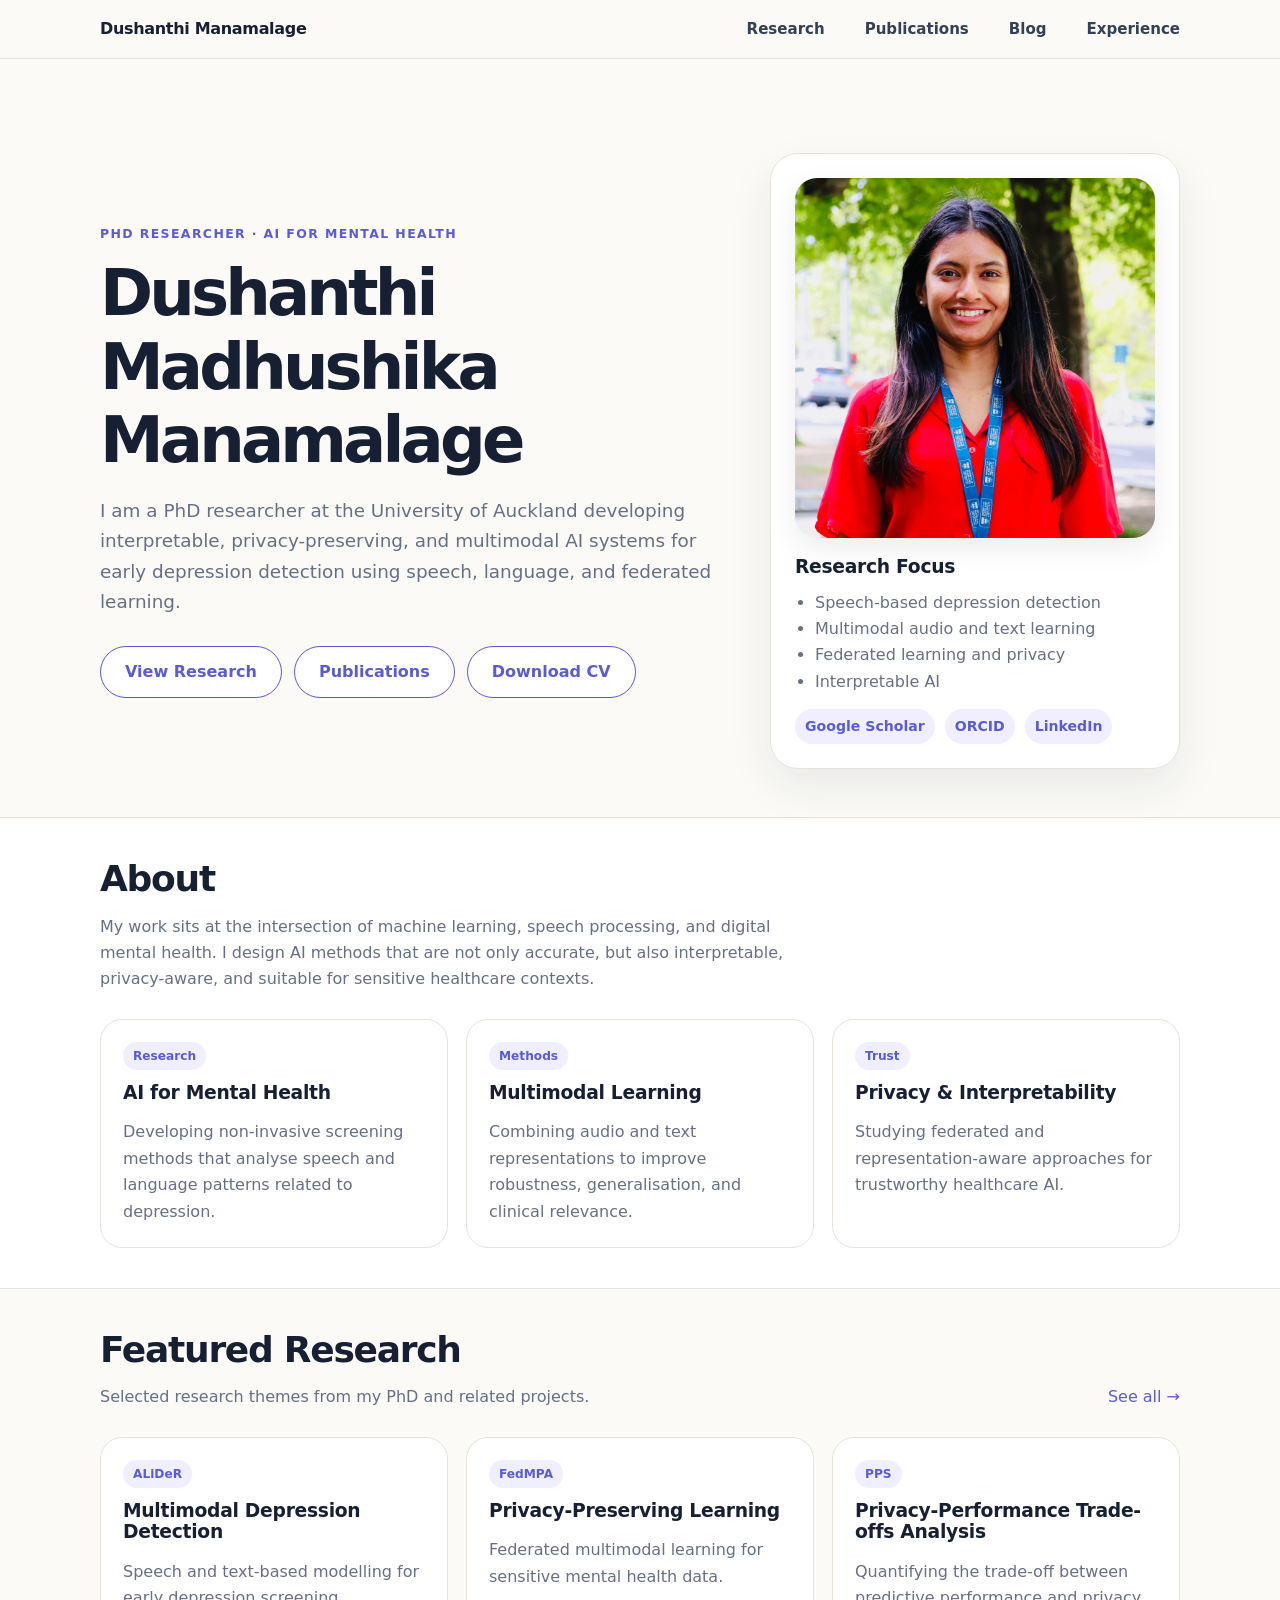
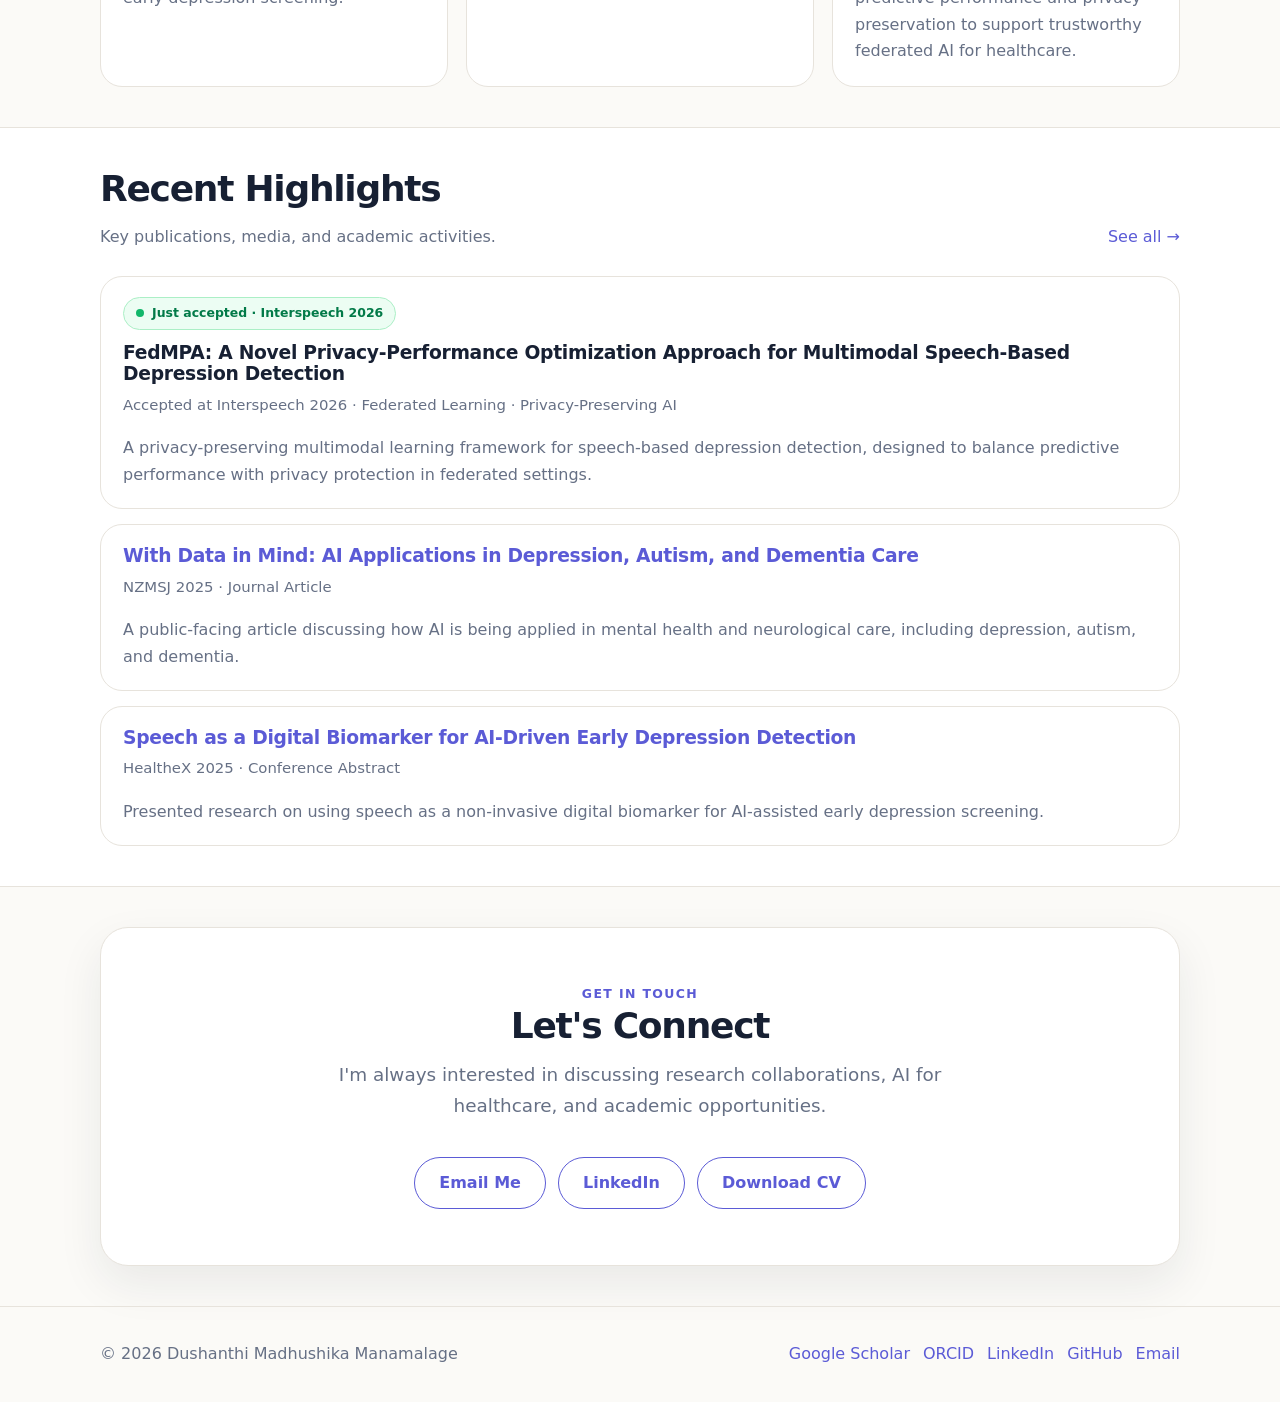
<file: index.html>
<!doctype html>
<html lang="en">

<head>
    <meta charset="utf-8">
    <meta name="viewport" content="width=device-width, initial-scale=1">
    <title>Dushanthi Madhushika Manamalage | AI Researcher</title>

<meta name="description"
      content="Official website of Dushanthi Madhushika Manamalage, PhD researcher at the University of Auckland. Research in AI for mental health, multimodal learning, speech processing, and federated learning.">

<meta name="author"
      content="Dushanthi Madhushika Manamalage">

<meta name="keywords"
      content="Dushanthi Madhushika Manamalage, AI, Mental Health, Depression Detection, Federated Learning, Speech Processing, University of Auckland">
    <title>Dushanthi Madhushika Manamalage | AI Researcher</title>
    <link rel="stylesheet" href="css/styles.css">
</head>

<body>
    <div id="header"></div>
    <main>
        <section class="hero">
            <div class="container hero-grid">
                <div>
                    <div class="eyebrow">PhD Researcher · AI for Mental Health</div>
                    <h1>Dushanthi Madhushika Manamalage</h1>
                    <p class="lead">I am a PhD researcher at the University of Auckland developing interpretable,
                        privacy-preserving, and multimodal AI systems for early depression detection using speech,
                        language, and federated learning.</p>
                    <div class="actions"><a class="button" href="research.html">View Research</a><a
                            class="button" href="publications.html">Publications</a>
                        <a class="button" href="assets/Dushanthi Madhushika - Resume.pdf" target="_blank"
                            download>
                            Download CV
                        </a>
                    </div>
                </div>
                <aside class="profile-card">
                    <div class="photo">
                        <img src="assets/profile.jpg" alt="Dushanthi Madhushika Manamalage">
                    </div>
                    <h3>Research Focus</h3>
                    <ul>
                        <li>Speech-based depression detection</li>
                        <li>Multimodal audio and text learning</li>
                        <li>Federated learning and privacy</li>
                        <li>Interpretable AI</li>
                    </ul>
                    <div class="quick-links">
                        <a href="https://scholar.google.com/citations?user=TrRJPN8AAAAJ&hl=en" target="_blank"
                            rel="noopener noreferrer">Google Scholar</a>
                        <a href="https://orcid.org/0009-0004-3586-763X" target="_blank"
                            rel="noopener noreferrer">ORCID</a>
                        <a href="http://www.linkedin.com/in/dushanthi-madhushika" target="_blank"
                            rel="noopener noreferrer">LinkedIn</a>
                    </div>
                </aside>
            </div>
        </section>
        <section class="section white">
            <div class="container">
                <div class="section-title">
                    <div>
                        <h2>About</h2>
                        <p>My work sits at the intersection of machine learning, speech processing, and digital mental
                            health. I design AI methods that are not only accurate, but also interpretable,
                            privacy-aware, and suitable for sensitive healthcare contexts.</p>
                    </div>
                </div>
                <div class="grid">
                    <div class="card"><span class="tag">Research</span>
                        <h3>AI for Mental Health</h3>
                        <p>Developing non-invasive screening methods that analyse speech and language patterns related
                            to depression.</p>
                    </div>
                    <div class="card"><span class="tag">Methods</span>
                        <h3>Multimodal Learning</h3>
                        <p>Combining audio and text representations to improve robustness, generalisation, and clinical
                            relevance.</p>
                    </div>
                    <div class="card"><span class="tag">Trust</span>
                        <h3>Privacy & Interpretability</h3>
                        <p>Studying federated and representation-aware approaches for trustworthy healthcare AI.</p>
                    </div>
                </div>
            </div>
        </section>
        <section class="section">
            <div class="container">
                <div class="section-title">
                    <div>
                        <h2>Featured Research</h2>
                        <p>Selected research themes from my PhD and related projects.</p>
                    </div><a href="research.html">See all →</a>
                </div>
                <div class="grid">
                    <div class="card"><span class="tag">ALiDeR</span>
                        <h3>Multimodal Depression Detection</h3>
                        <p>Speech and text-based modelling for early depression screening.</p>
                    </div>
                    <div class="card"><span class="tag">FedMPA</span>
                        <h3>Privacy-Preserving Learning</h3>
                        <p>Federated multimodal learning for sensitive mental health data.</p>
                    </div>
                    <div class="card"><span class="tag">PPS</span>
                        <h3>Privacy-Performance Trade-offs Analysis</h3>
                        <p>Quantifying the trade-off between predictive performance and privacy preservation to support
                            trustworthy federated AI for healthcare.</p>
                    </div>
                </div>
            </div>
        </section>
        <section class="section white">
            <div class="container">
                <div class="section-title">
                    <div>
                        <h2>Recent Highlights</h2>
                        <p>Key publications, media, and academic activities.</p>
                    </div><a href="publications.html">See all →</a>
                </div>
                <div class="list">
                    <div class="item">
                        <div class="accepted-banner">
                            <span class="pulse-dot"></span>
                            Just accepted · Interspeech 2026
                        </div>
                        <h3>FedMPA: A Novel Privacy-Performance Optimization Approach for Multimodal Speech-Based
                            Depression Detection</h3>
                        <div class="item-meta">Accepted at Interspeech 2026 · Federated Learning · Privacy-Preserving AI
                        </div>
                        <p>
                            A privacy-preserving multimodal learning framework for speech-based depression detection,
                            designed to balance predictive performance with privacy protection in federated settings.
                        </p>
                    </div>

                    <div class="item">
                        <h3>
                            <a href="https://nzmsj.scholasticahq.com/article/144915-with-data-in-mind-ai-applications-in-depression-autism-and-dementia-care"
                                target="_blank" rel="noopener noreferrer">
                                With Data in Mind: AI Applications in Depression, Autism, and Dementia Care
                            </a>
                        </h3>
                        <div class="item-meta">NZMSJ 2025 · Journal Article</div>
                        <p>
                            A public-facing article discussing how AI is being applied in mental health and neurological
                            care, including depression, autism, and dementia.
                        </p>
                    </div>

                    <div class="item">
                        <h3>
                            <a href="https://healthex.auckland.ac.nz/past-events/2025-2/" target="_blank"
                                rel="noopener noreferrer">
                                Speech as a Digital Biomarker for AI-Driven Early Depression Detection
                            </a>
                        </h3>
                        <div class="item-meta">HealtheX 2025 · Conference Abstract</div>
                        <p>
                            Presented research on using speech as a non-invasive digital biomarker for AI-assisted early
                            depression screening.
                        </p>
                    </div>
                </div>
            </div>

        </section>
        <section class="section">
            <div class="container">

                <div class="contact-card">
                    <div class="eyebrow">Get in Touch</div>

                    <h2>Let's Connect</h2>

                    <p class="lead">
                        I'm always interested in discussing research collaborations,
                        AI for healthcare, and academic opportunities.
                    </p>

                    <div class="actions" style="justify-content:center;">
                        <a class="button primary" href="mailto:dmad651@aucklanduni.ac.nz">
                            Email Me
                        </a>

                        <a class="button secondary" href="http://www.linkedin.com/in/dushanthi-madhushika"
                            target="_blank">
                            LinkedIn
                        </a>
                        <a class="button secondary" href="assets/Dushanthi Madhushika - Resume.pdf" target="_blank"
                            download>
                            Download CV
                        </a>
                    </div>

                </div>

            </div>
        </section>
    </main>
    <div id="footer"></div>
    <script src="js/include.js"></script>
    <script src="js/main.js"></script>
</body>

</html>
</file>
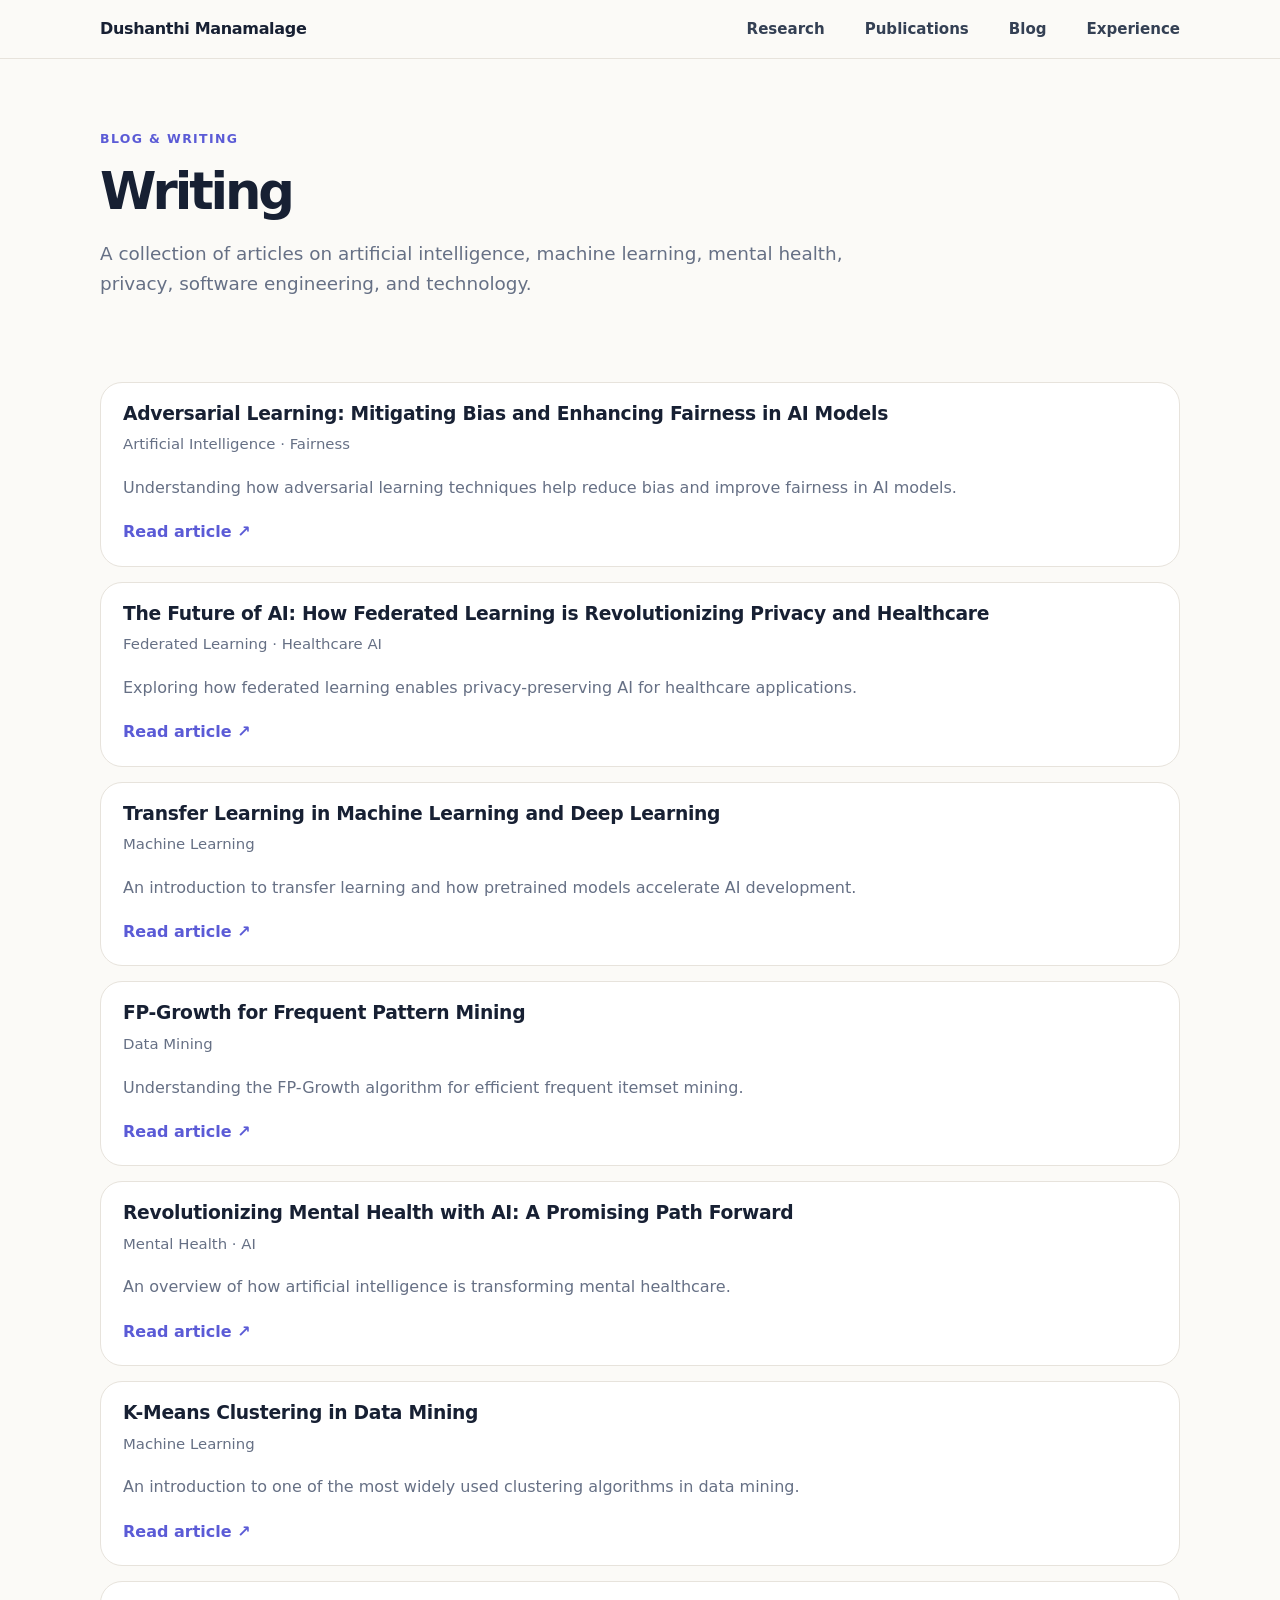
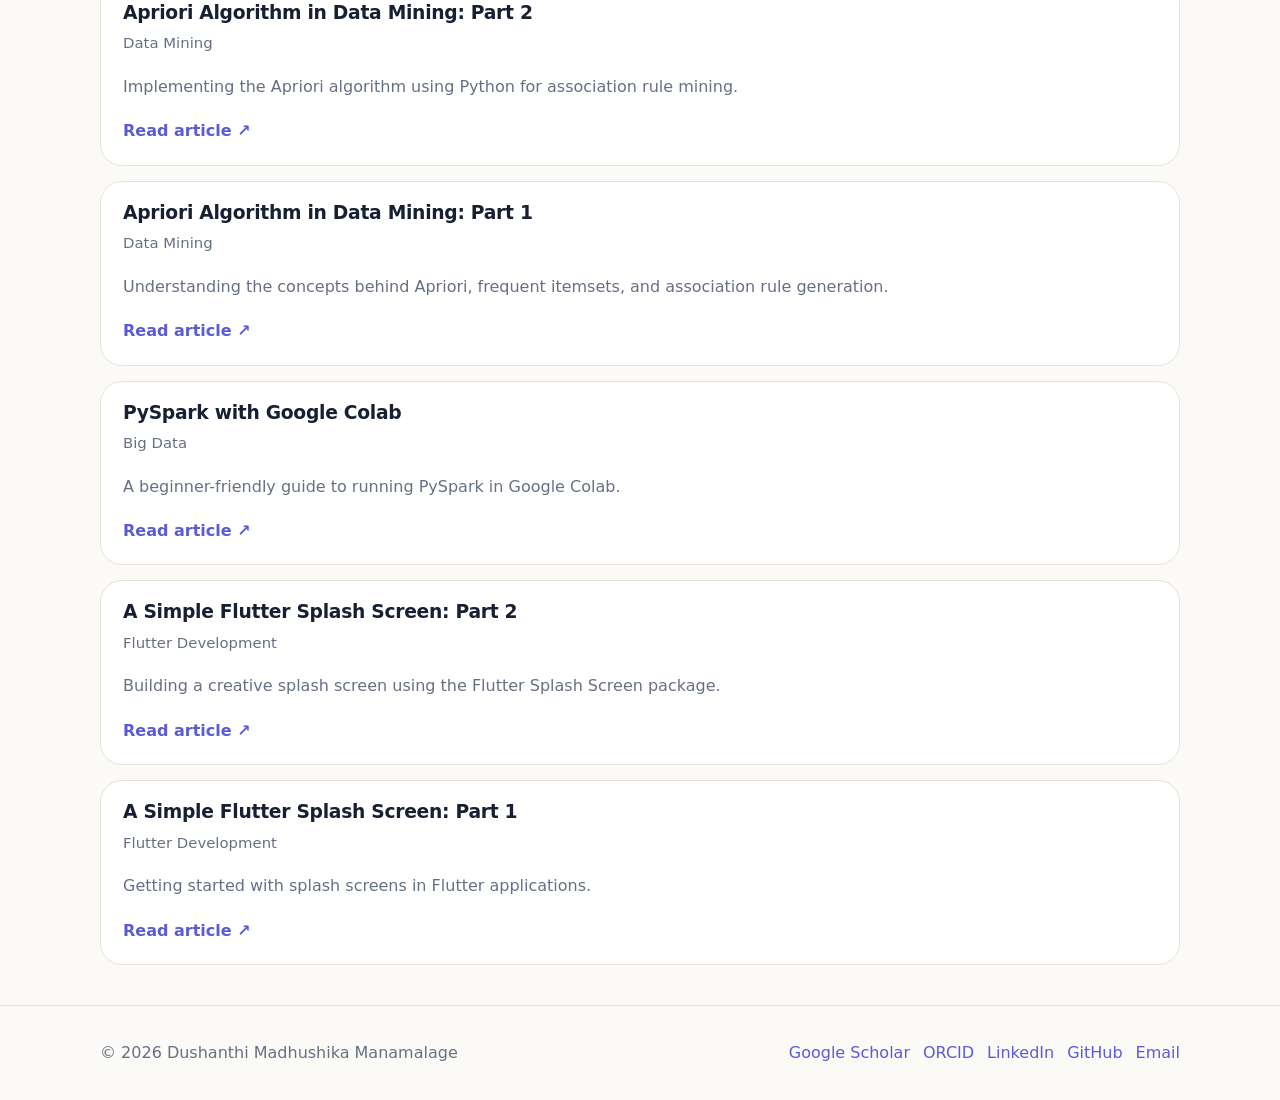
<file: blog.html>
<!doctype html>
<html lang="en">

<head>
    <meta charset="utf-8">
    <meta name="viewport" content="width=device-width, initial-scale=1">
    <meta name="description"
        content="Academic portfolio of Dushanthi Madhushika Manamalage, PhD researcher in AI for mental health.">
    <title>Blog · Dushanthi Manamalage</title>
    <link rel="stylesheet" href="css/styles.css">
</head>

<body>

<div id="header"></div>

<main>

    <section class="page-header">
        <div class="container">
            <div class="eyebrow">Blog & Writing</div>
            <h1>Writing</h1>
            <p class="lead">
                A collection of articles on artificial intelligence, machine learning,
                mental health, privacy, software engineering, and technology.
            </p>
        </div>
    </section>

    <section class="section blog-page">
        <div class="container list">

            <div class="item">
                <h3>Adversarial Learning: Mitigating Bias and Enhancing Fairness in AI Models</h3>
                <div class="item-meta">Artificial Intelligence · Fairness</div>
                <p>Understanding how adversarial learning techniques help reduce bias and improve fairness in AI models.</p>
                <a class="read-more"
                    href="https://dushanthimadhushika3.medium.com/adversarial-learning-mitigating-bias-and-enhancing-fairness-in-ai-models-fabd23f06c94"
                    target="_blank">
                    Read article ↗
                </a>
            </div>

            <div class="item">
                <h3>The Future of AI: How Federated Learning is Revolutionizing Privacy and Healthcare</h3>
                <div class="item-meta">Federated Learning · Healthcare AI</div>
                <p>Exploring how federated learning enables privacy-preserving AI for healthcare applications.</p>
                <a class="read-more"
                    href="https://dushanthimadhushika3.medium.com/the-future-of-ai-how-federated-learning-is-revolutionizing-privacy-and-healthcare-643158ded6ae"
                    target="_blank">
                    Read article ↗
                </a>
            </div>

            <div class="item">
                <h3>Transfer Learning in Machine Learning and Deep Learning</h3>
                <div class="item-meta">Machine Learning</div>
                <p>An introduction to transfer learning and how pretrained models accelerate AI development.</p>
                <a class="read-more"
                    href="https://dushanthimadhushika3.medium.com/transfer-learning-in-machine-learning-and-deep-learning-6c1d66e45159"
                    target="_blank">
                    Read article ↗
                </a>
            </div>

            <div class="item">
                <h3>FP-Growth for Frequent Pattern Mining</h3>
                <div class="item-meta">Data Mining</div>
                <p>Understanding the FP-Growth algorithm for efficient frequent itemset mining.</p>
                <a class="read-more"
                    href="https://dushanthimadhushika3.medium.com/fp-growth-for-frequent-pattern-mining-0a7a34408032"
                    target="_blank">
                    Read article ↗
                </a>
            </div>

            <div class="item">
                <h3>Revolutionizing Mental Health with AI: A Promising Path Forward</h3>
                <div class="item-meta">Mental Health · AI</div>
                <p>An overview of how artificial intelligence is transforming mental healthcare.</p>
                <a class="read-more"
                    href="https://dushanthimadhushika3.medium.com/revolutionizing-mental-health-with-ai-a-promising-path-forward-6d826a70a48e"
                    target="_blank">
                    Read article ↗
                </a>
            </div>

            <div class="item">
                <h3>K-Means Clustering in Data Mining</h3>
                <div class="item-meta">Machine Learning</div>
                <p>An introduction to one of the most widely used clustering algorithms in data mining.</p>
                <a class="read-more"
                    href="https://medium.com/linkit-intecs/k-means-clustering-in-data-mining-7679adc01d8f"
                    target="_blank">
                    Read article ↗
                </a>
            </div>

            <div class="item">
                <h3>Apriori Algorithm in Data Mining: Part 2</h3>
                <div class="item-meta">Data Mining</div>
                <p>Implementing the Apriori algorithm using Python for association rule mining.</p>
                <a class="read-more"
                    href="https://medium.com/linkit-intecs/apriori-algorithm-in-data-mining-part-2-590d58e0998b"
                    target="_blank">
                    Read article ↗
                </a>
            </div>

            <div class="item">
                <h3>Apriori Algorithm in Data Mining: Part 1</h3>
                <div class="item-meta">Data Mining</div>
                <p>Understanding the concepts behind Apriori, frequent itemsets, and association rule generation.</p>
                <a class="read-more"
                    href="https://medium.com/linkit-intecs/apriori-algorithm-in-data-mining-5b7a49d3a3d1"
                    target="_blank">
                    Read article ↗
                </a>
            </div>

            <div class="item">
                <h3>PySpark with Google Colab</h3>
                <div class="item-meta">Big Data</div>
                <p>A beginner-friendly guide to running PySpark in Google Colab.</p>
                <a class="read-more"
                    href="https://medium.com/linkit-intecs/pyspark-with-google-colab-d964fd693ca7"
                    target="_blank">
                    Read article ↗
                </a>
            </div>

            <div class="item">
                <h3>A Simple Flutter Splash Screen: Part 2</h3>
                <div class="item-meta">Flutter Development</div>
                <p>Building a creative splash screen using the Flutter Splash Screen package.</p>
                <a class="read-more"
                    href="https://medium.com/linkit-intecs/a-simple-flutter-splash-screen-part-2-8890a1f3e4c8"
                    target="_blank">
                    Read article ↗
                </a>
            </div>

            <div class="item">
                <h3>A Simple Flutter Splash Screen: Part 1</h3>
                <div class="item-meta">Flutter Development</div>
                <p>Getting started with splash screens in Flutter applications.</p>
                <a class="read-more"
                    href="https://medium.com/linkit-intecs/a-simple-flutter-splash-screen-part-1-746d5df9c5b5"
                    target="_blank">
                    Read article ↗
                </a>
            </div>

        </div>
    </section>

</main>

<div id="footer"></div>

<script src="js/include.js"></script>
<script src="js/main.js"></script>

</body>
</html>
</file>
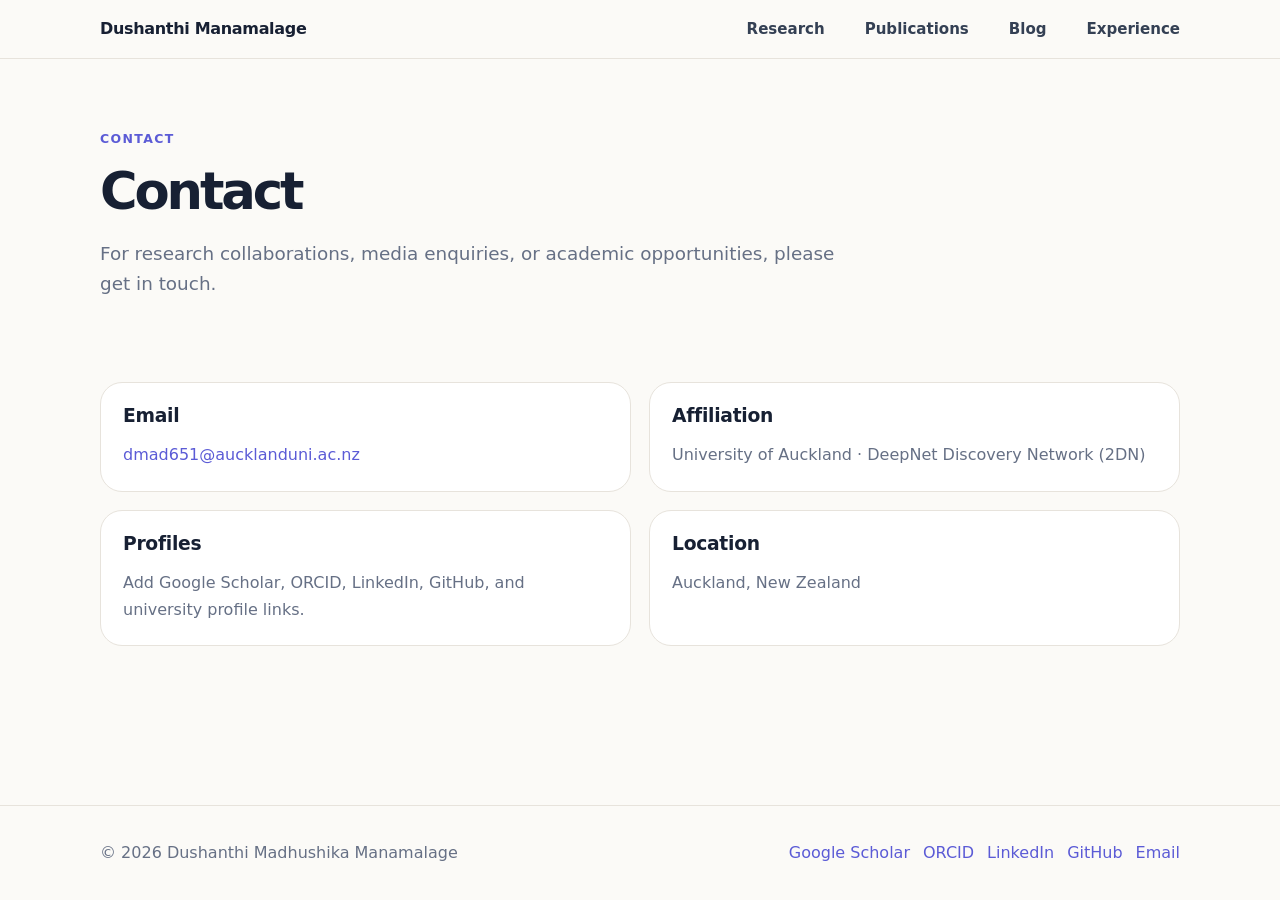
<file: contact.html>
<!doctype html>
<html lang="en">

<head>
    <meta charset="utf-8">
    <meta name="viewport" content="width=device-width, initial-scale=1">
    <meta name="description"
        content="Academic portfolio of Dushanthi Madhushika Manamalage, PhD researcher in AI for mental health.">
    <title>Contact · Dushanthi Manamalage</title>
    <link rel="stylesheet" href="css/styles.css">
</head>
<body>
<div id="header"></div>
    <main>
        <section class="page-header">
            <div class="container">
                <div class="eyebrow">Contact</div>
                <h1>Contact</h1>
                <p class="lead">For research collaborations, media enquiries, or academic opportunities, please get in
                    touch.</p>
            </div>
        </section>
        <section class="section">
            <div class="container grid two">
                <div class="card">
                    <h3>Email</h3>
                    <p><a href="mailto:dmad651@aucklanduni.ac.nz">dmad651@aucklanduni.ac.nz</a></p>
                </div>
                <div class="card">
                    <h3>Affiliation</h3>
                    <p>University of Auckland · DeepNet Discovery Network (2DN)</p>
                </div>
                <div class="card">
                    <h3>Profiles</h3>
                    <p>Add Google Scholar, ORCID, LinkedIn, GitHub, and university profile links.</p>
                </div>
                <div class="card">
                    <h3>Location</h3>
                    <p>Auckland, New Zealand</p>
                </div>
            </div>
        </section>
    </main>
    <div id="footer"></div>
    <script src="js/include.js"></script>
    <script src="js/main.js"></script>
</body>

</html>
</file>
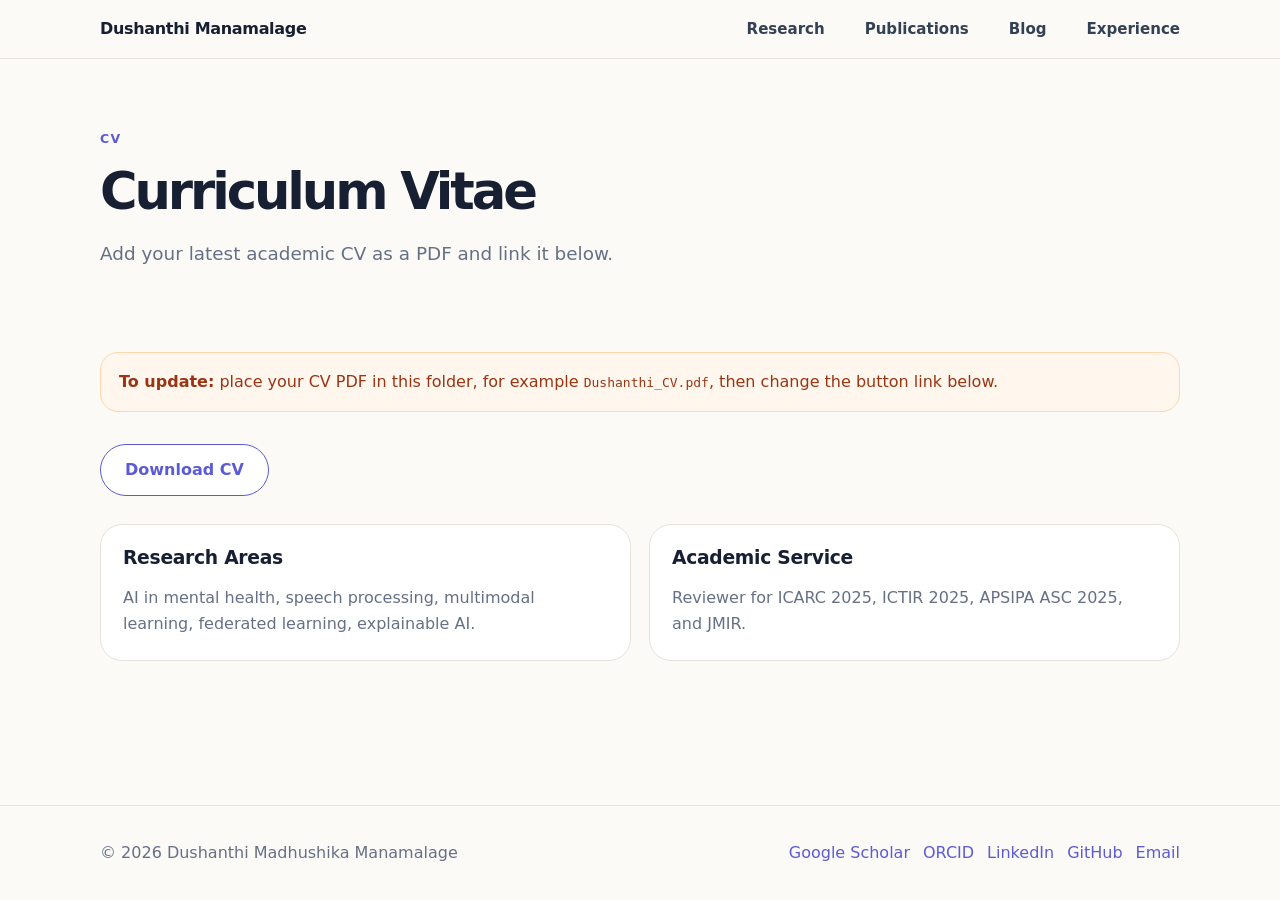
<file: cv.html>
<!doctype html>
<html lang="en">

<head>
    <meta charset="utf-8">
    <meta name="viewport" content="width=device-width, initial-scale=1">
    <meta name="description"
        content="Academic portfolio of Dushanthi Madhushika Manamalage, PhD researcher in AI for mental health.">
    <title>CV · Dushanthi Manamalage</title>
    <link rel="stylesheet" href="css/styles.css">
</head>

<body>
<div id="header"></div>
    <main>
        <section class="page-header">
            <div class="container">
                <div class="eyebrow">CV</div>
                <h1>Curriculum Vitae</h1>
                <p class="lead">Add your latest academic CV as a PDF and link it below.</p>
            </div>
        </section>
        <section class="section">
            <div class="container">
                <div class="notice"><strong>To update:</strong> place your CV PDF in this folder, for example
                    <code>Dushanthi_CV.pdf</code>, then change the button link below.</div>
                <p style="margin-top:24px"><a class="button primary" href="#">Download CV</a></p>
                <div class="grid two" style="margin-top:28px">
                    <div class="card">
                        <h3>Research Areas</h3>
                        <p>AI in mental health, speech processing, multimodal learning, federated learning, explainable
                            AI.</p>
                    </div>
                    <div class="card">
                        <h3>Academic Service</h3>
                        <p>Reviewer for ICARC 2025, ICTIR 2025, APSIPA ASC 2025, and JMIR.</p>
                    </div>
                </div>
            </div>
        </section>
    </main>
    <div id="footer"></div>
    <script src="js/include.js"></script>
    <script src="js/main.js"></script>
</body>

</html>
</file>
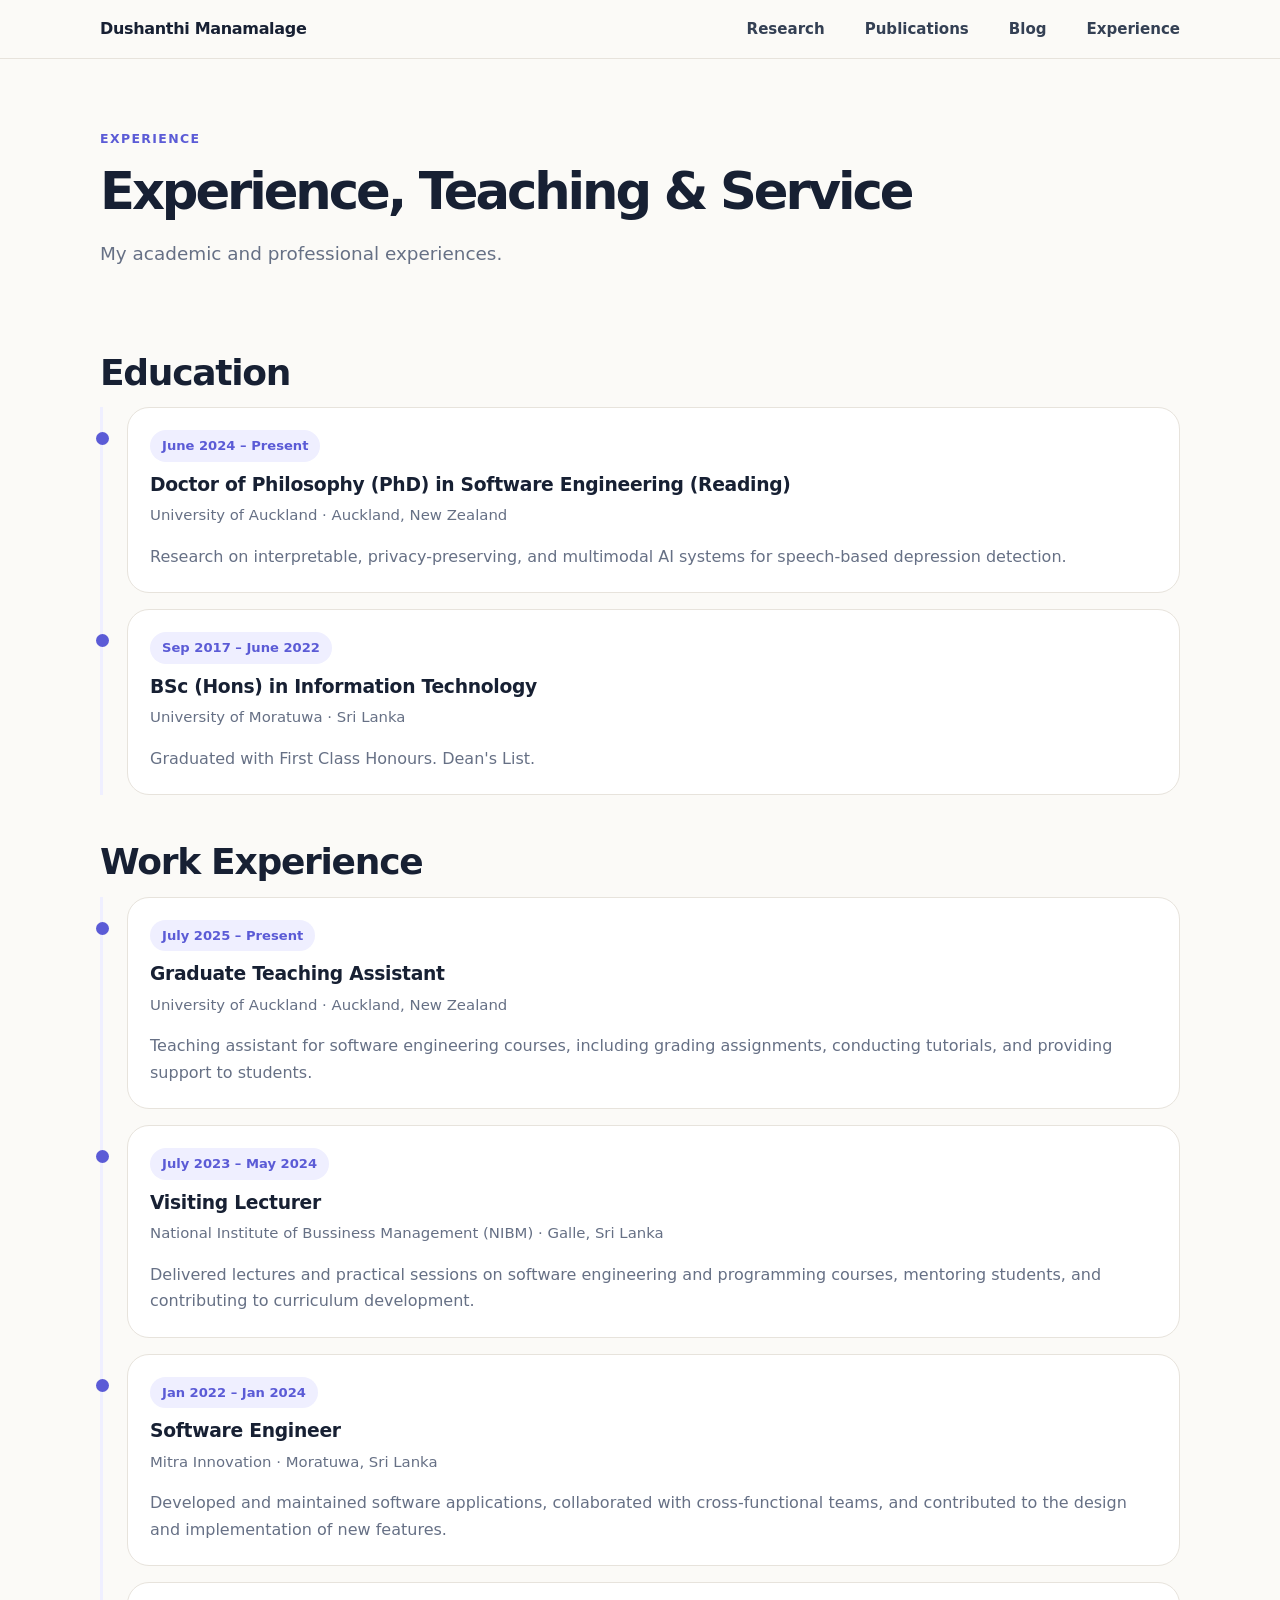
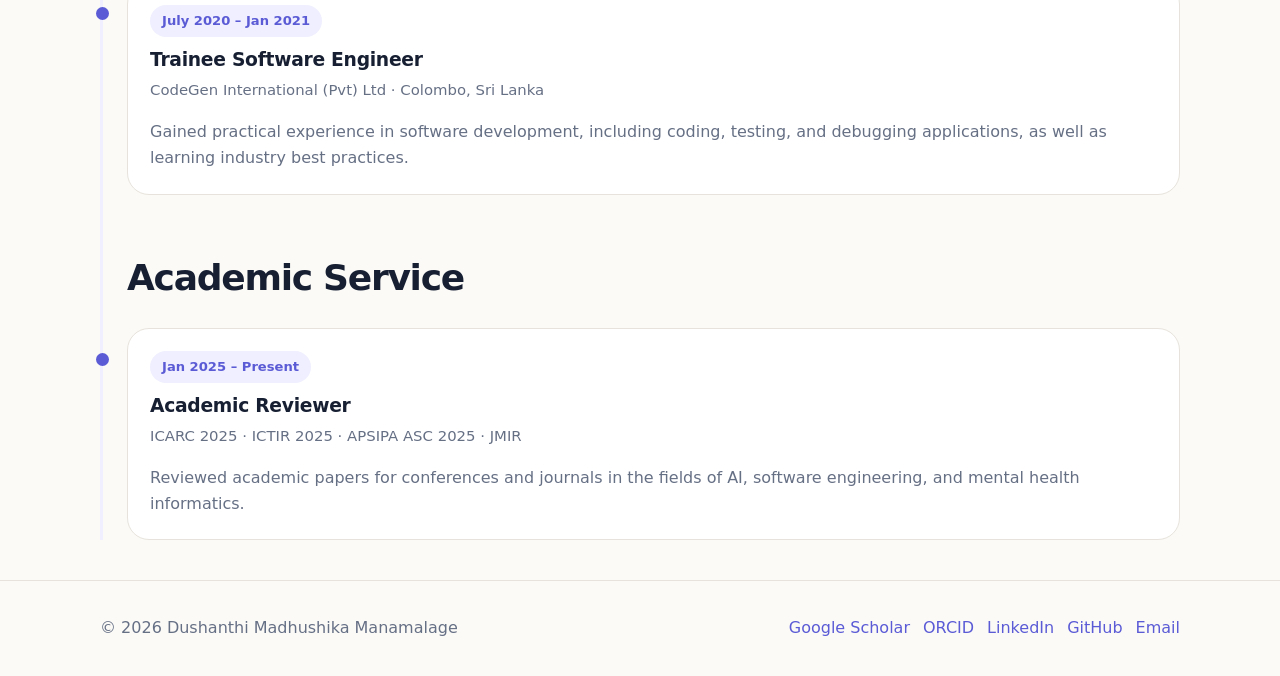
<file: experience.html>
<!doctype html>
<html lang="en">

<head>
    <meta charset="utf-8">
    <meta name="viewport" content="width=device-width, initial-scale=1">
    <meta name="description"
        content="Academic portfolio of Dushanthi Madhushika Manamalage, PhD researcher in AI for mental health.">
    <title>Experience · Dushanthi Manamalage</title>
    <link rel="stylesheet" href="css/styles.css">
</head>

<body>
    <div id="header"></div>
    <main>
        <section class="page-header">
            <div class="container">
                <div class="eyebrow">Experience</div>
                <h1>Experience, Teaching & Service</h1>
                <p class="lead">My academic and professional experiences.</p>
            </div>
        </section>
        <section class="section">
            <div class="container">

                <h2>Education</h2>
                <div class="timeline">
                    <div class="item">
                        <div class="item-date">June 2024 – Present</div>

                        <h3>Doctor of Philosophy (PhD) in Software Engineering (Reading)</h3>

                        <div class="item-meta">
                            University of Auckland · Auckland, New Zealand
                        </div>

                        <p>
                            Research on interpretable, privacy-preserving, and multimodal AI systems for
                            speech-based depression detection.
                        </p>
                    </div>
                    <div class="item">
                        <div class="item-date">Sep 2017 – June 2022</div>

                        <h3>BSc (Hons) in Information Technology</h3>

                        <div class="item-meta">
                            University of Moratuwa · Sri Lanka
                        </div>

                        <p>
                            Graduated with First Class Honours. Dean's List.
                        </p>
                    </div>
                </div>

                <h2 style="margin-top: 46px;">Work Experience</h2>
                <div class="timeline">
                    <div class="item">
                        <div class="item-date">July 2025 – Present</div>

                        <h3>Graduate Teaching Assistant</h3>

                        <div class="item-meta">
                            University of Auckland · Auckland, New Zealand
                        </div>

                        <p>
                            Teaching assistant for software engineering courses, including grading assignments,
                            conducting tutorials, and providing support to students.
                        </p>
                    </div>
                    <div class="item">
                        <div class="item-date">July 2023 – May 2024</div>

                        <h3>Visiting Lecturer</h3>

                        <div class="item-meta">
                            National Institute of Bussiness Management (NIBM) · Galle, Sri Lanka
                        </div>

                        <p>
                            Delivered lectures and practical sessions on software engineering and programming
                            courses, mentoring students, and contributing to curriculum development.
                        </p>
                    </div>
                    <div class="item">
                        <div class="item-date">Jan 2022 – Jan 2024</div>

                        <h3>Software Engineer</h3>

                        <div class="item-meta">
                            Mitra Innovation · Moratuwa, Sri Lanka
                        </div>

                        <p>
                            Developed and maintained software applications, collaborated with cross-functional teams,
                            and contributed to the design and implementation of new features.
                        </p>
                    </div>
                    <div class="item">
                        <div class="item-date">July 2020 – Jan 2021</div>

                        <h3>Trainee Software Engineer</h3>

                        <div class="item-meta">
                            CodeGen International (Pvt) Ltd · Colombo, Sri Lanka
                        </div>

                        <p>
                            Gained practical experience in software development, including coding, testing, and
                            debugging applications, as well as learning industry best practices.
                        </p>
                    </div>

                    <h2 style="margin-top: 46px;">Academic Service</h2>

                        <div class="item">
                            <div class="item-date">Jan 2025 – Present</div>

                            <h3>Academic Reviewer</h3>

                            <div class="item-meta">ICARC 2025 · ICTIR 2025 · APSIPA ASC 2025 · JMIR</div>

                            <p>
                                Reviewed academic papers for conferences and journals in the fields of AI, software
                                engineering, and mental health informatics.
                            </p>
                        </div>


                </div>
        </section>
    </main>
    <div id="footer"></div>
    <script src="js/include.js"></script>
    <script src="js/main.js"></script>
</body>

</html>
</file>
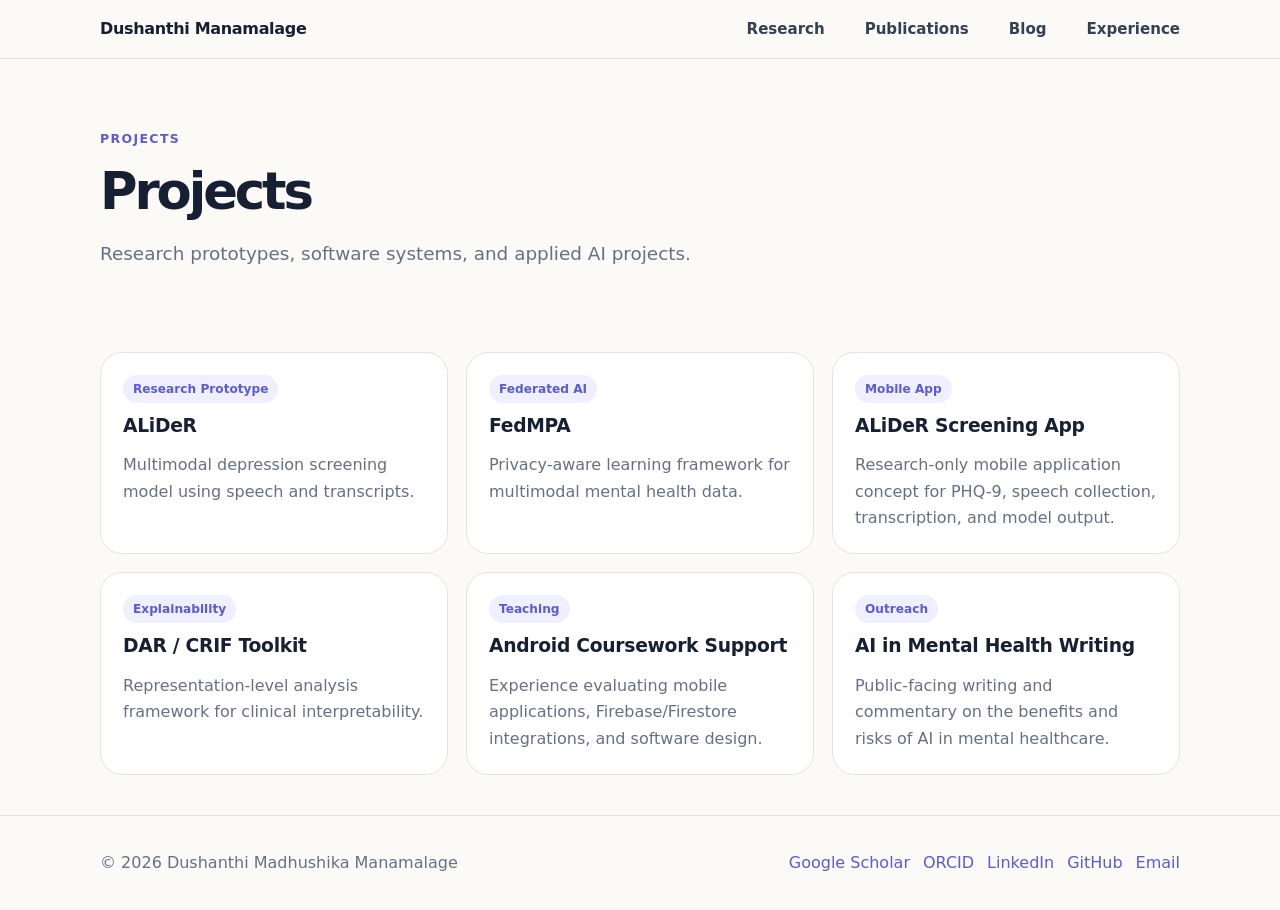
<file: projects.html>
<!doctype html>
<html lang="en">

<head>
    <meta charset="utf-8">
    <meta name="viewport" content="width=device-width, initial-scale=1">
    <meta name="description"
        content="Academic portfolio of Dushanthi Madhushika Manamalage, PhD researcher in AI for mental health.">
    <title>Projects · Dushanthi Manamalage</title>
    <link rel="stylesheet" href="css/styles.css">
</head>

<body>
    <div id="header"></div>
    <main>
        <section class="page-header">
            <div class="container">
                <div class="eyebrow">Projects</div>
                <h1>Projects</h1>
                <p class="lead">Research prototypes, software systems, and applied AI projects.</p>
            </div>
        </section>
        <section class="section">
            <div class="container grid">
                <div class="card"><span class="tag">Research Prototype</span>
                    <h3>ALiDeR</h3>
                    <p>Multimodal depression screening model using speech and transcripts.</p>
                </div>
                <div class="card"><span class="tag">Federated AI</span>
                    <h3>FedMPA</h3>
                    <p>Privacy-aware learning framework for multimodal mental health data.</p>
                </div>
                <div class="card"><span class="tag">Mobile App</span>
                    <h3>ALiDeR Screening App</h3>
                    <p>Research-only mobile application concept for PHQ-9, speech collection, transcription, and model
                        output.</p>
                </div>
                <div class="card"><span class="tag">Explainability</span>
                    <h3>DAR / CRIF Toolkit</h3>
                    <p>Representation-level analysis framework for clinical interpretability.</p>
                </div>
                <div class="card"><span class="tag">Teaching</span>
                    <h3>Android Coursework Support</h3>
                    <p>Experience evaluating mobile applications, Firebase/Firestore integrations, and software design.
                    </p>
                </div>
                <div class="card"><span class="tag">Outreach</span>
                    <h3>AI in Mental Health Writing</h3>
                    <p>Public-facing writing and commentary on the benefits and risks of AI in mental healthcare.</p>
                </div>
            </div>
        </section>
    </main>
    <div id="footer"></div>
    <script src="js/include.js"></script>
    <script src="js/main.js"></script>
</body>

</html>
</file>
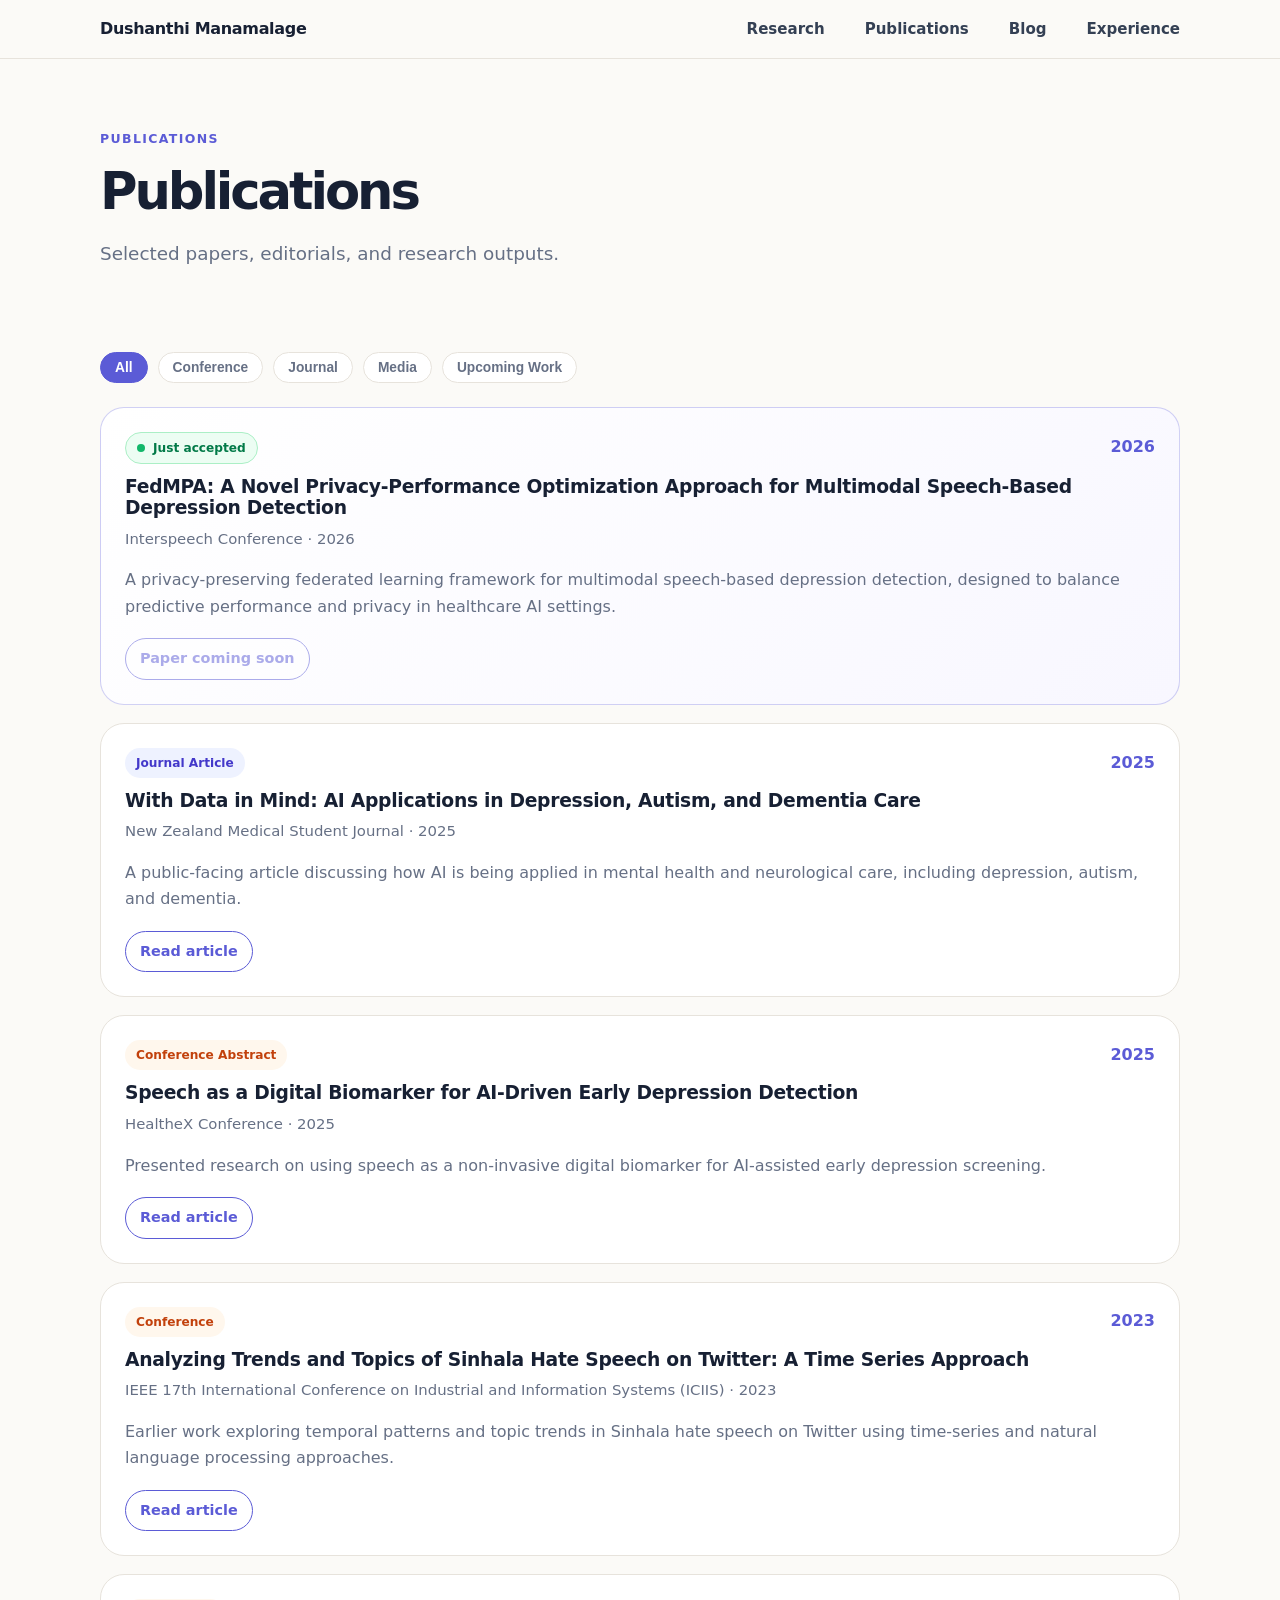
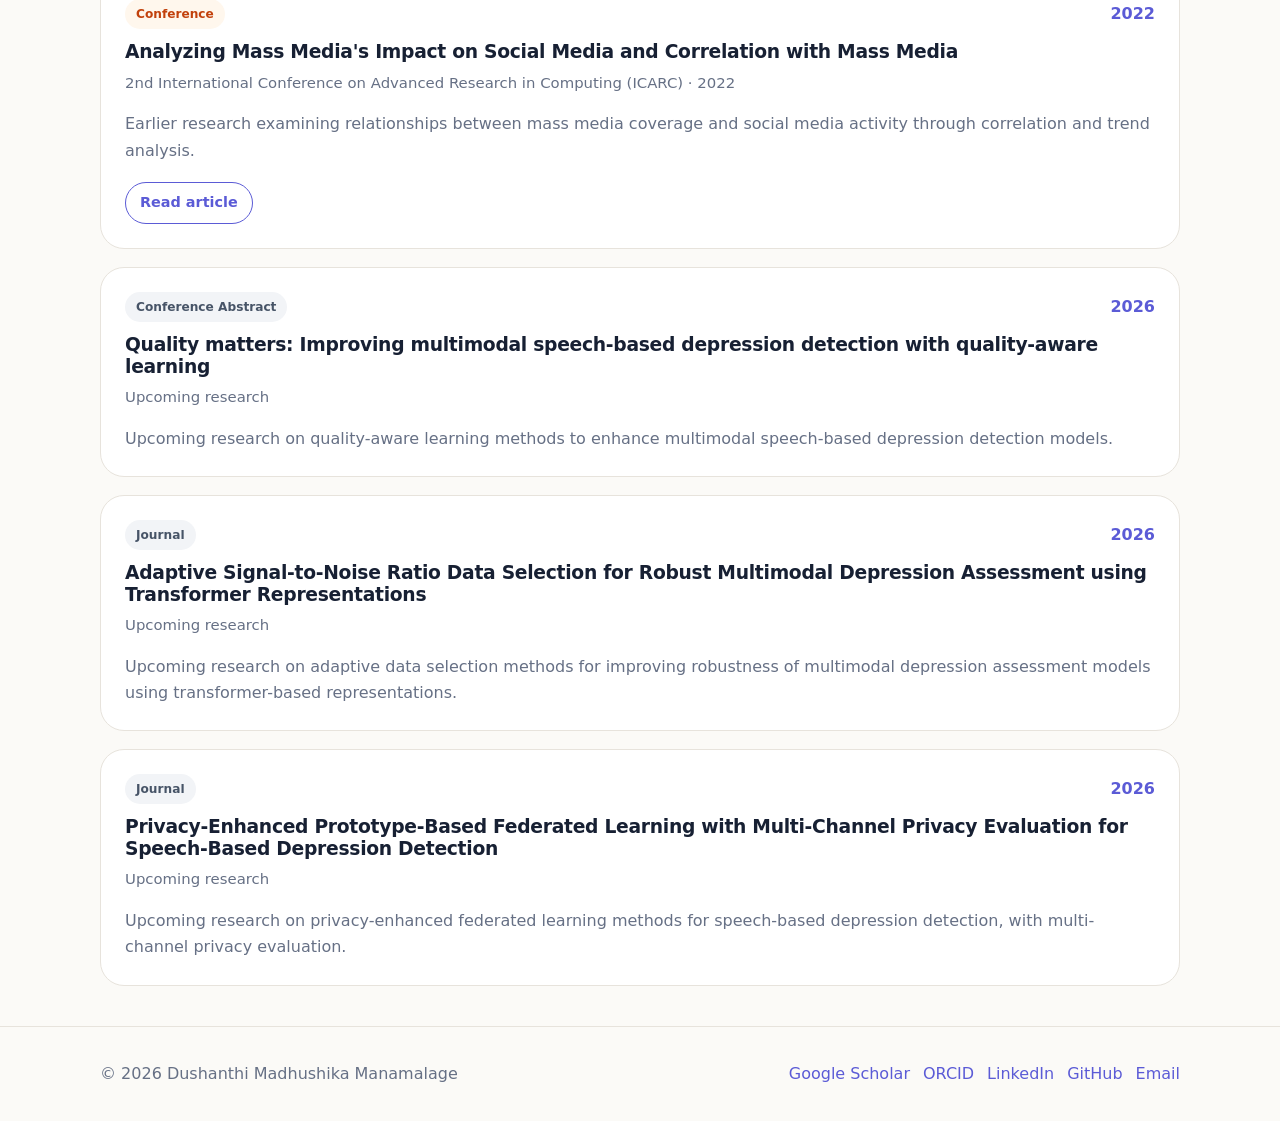
<file: publications.html>
<!doctype html>
<html lang="en">

<head>
    <meta charset="utf-8">
    <meta name="viewport" content="width=device-width, initial-scale=1">
    <meta name="description"
        content="Academic portfolio of Dushanthi Madhushika Manamalage, PhD researcher in AI for mental health.">
    <title>Publications · Dushanthi Manamalage</title>
    <link rel="stylesheet" href="css/styles.css">
</head>

<body>
    <div id="header"></div>
    <main>
        <section class="page-header">
            <div class="container">
                <div class="eyebrow">Publications</div>
                <h1>Publications</h1>
                <p class="lead">Selected papers, editorials, and research outputs.</p>
            </div>
        </section>
        <section class="section publications-page">
            <div class="container">

                <div class="pub-toolbar">
                    <button class="filter active" data-filter="all">All</button>
                    <button class="filter" data-filter="conference">Conference</button>
                    <button class="filter" data-filter="journal">Journal</button>
                    <button class="filter" data-filter="media">Media</button>
                    <button class="filter" data-filter="upcoming">Upcoming Work</button>
                </div>

                <div class="publication-grid">

                    <article class="publication-card featured" data-category="conference">
                        <div class="pub-topline">
                            <span class="status accepted"><span class="pulse-dot"></span> Just accepted</span>
                            <span class="pub-year">2026</span>
                        </div>

                        <h3>FedMPA: A Novel Privacy-Performance Optimization Approach for Multimodal Speech-Based
                            Depression Detection</h3>

                        <div class="item-meta">Interspeech Conference · 2026</div>

                        <p>
                            A privacy-preserving federated learning framework for multimodal speech-based depression
                            detection,
                            designed to balance predictive performance and privacy in healthcare AI settings.
                        </p>

                        <div class="pub-actions">
                            <a class="button disabled" href="#">Paper coming soon</a>
                        </div>
                    </article>

                    <article class="publication-card" data-category="journal">
                        <div class="pub-topline">
                            <span class="status journal">Journal Article</span>
                            <span class="pub-year">2025</span>
                        </div>

                        <h3>With Data in Mind: AI Applications in Depression, Autism, and Dementia Care</h3>

                        <div class="item-meta">New Zealand Medical Student Journal · 2025</div>

                        <p>
                            A public-facing article discussing how AI is being applied in mental health and neurological
                            care,
                            including depression, autism, and dementia.
                        </p>

                        <div class="pub-actions">
                            <a class="button secondary"
                                href="https://nzmsj.scholasticahq.com/article/144915-with-data-in-mind-ai-applications-in-depression-autism-and-dementia-care"
                                target="_blank" rel="noopener noreferrer">Read article</a>
                        </div>
                    </article>

                    <article class="publication-card" data-category="conference">
                        <div class="pub-topline">
                            <span class="status conference">Conference Abstract</span>
                            <span class="pub-year">2025</span>
                        </div>

                        <h3>Speech as a Digital Biomarker for AI-Driven Early Depression Detection</h3>

                        <div class="item-meta">HealtheX Conference · 2025</div>

                        <p>
                            Presented research on using speech as a non-invasive digital biomarker for AI-assisted early
                            depression screening.
                        </p>

                        <div class="pub-actions">
                            <a class="button secondary" href="https://healthex.auckland.ac.nz/past-events/2025-2/"
                                target="_blank" rel="noopener noreferrer">Read article</a>
                        </div>
                    </article>

                    <article class="publication-card" data-category="conference">
                        <div class="pub-topline">
                            <span class="status conference">Conference</span>
                            <span class="pub-year">2023</span>
                        </div>

                        <h3>Analyzing Trends and Topics of Sinhala Hate Speech on Twitter: A Time Series Approach</h3>

                        <div class="item-meta">IEEE 17th International Conference on Industrial and Information Systems (ICIIS) · 2023</div>

                        <p>
                            Earlier work exploring temporal patterns and topic trends in Sinhala hate speech on Twitter
                            using time-series and natural language processing approaches.
                        </p>
                        <div class="pub-actions">
                            <a class="button secondary" href="https://ieeexplore.ieee.org/document/10253497"
                                target="_blank" rel="noopener noreferrer">Read article</a>
                        </div>
                    </article>

                    <article class="publication-card" data-category="conference">
                        <div class="pub-topline">
                            <span class="status conference">Conference</span>
                            <span class="pub-year">2022</span>
                        </div>

                        <h3>Analyzing Mass Media's Impact on Social Media and Correlation with Mass Media</h3>

                        <div class="item-meta">2nd International Conference on Advanced Research in Computing (ICARC) · 2022</div>

                        <p>
                            Earlier research examining relationships between mass media coverage and social media
                            activity through correlation and trend analysis.
                        </p>
                        <div class="pub-actions">
                            <a class="button secondary" href="https://ieeexplore.ieee.org/document/9754025"
                                target="_blank" rel="noopener noreferrer">Read article</a>
                        </div>
                    </article>

                    <article class="publication-card" data-category="upcoming">
                        <div class="pub-topline">
                            <span class="status upcoming">Conference Abstract</span>
                            <span class="pub-year">2026</span>
                        </div>

                        <h3>Quality matters: Improving multimodal speech-based depression detection with quality-aware learning</h3>

                        <div class="item-meta">Upcoming research</div>

                        <p>
                            Upcoming research on quality-aware learning methods to enhance multimodal speech-based
                            depression detection models.
                        </p>
                    </article>

                    <article class="publication-card" data-category="upcoming">
                        <div class="pub-topline">
                            <span class="status upcoming">Journal</span>
                            <span class="pub-year">2026</span>
                        </div>

                        <h3>Adaptive Signal-to-Noise Ratio Data Selection for Robust Multimodal Depression Assessment
                            using Transformer Representations</h3>

                        <div class="item-meta">Upcoming research</div>

                        <p>
                            Upcoming research on adaptive data selection methods for improving robustness of multimodal
                            depression assessment models using transformer-based representations.
                        </p>
                    </article>
                    <article class="publication-card" data-category="upcoming">
                        <div class="pub-topline">
                            <span class="status upcoming">Journal</span>
                            <span class="pub-year">2026</span>
                        </div>

                        <h3>Privacy-Enhanced Prototype-Based Federated Learning with Multi-Channel Privacy Evaluation for Speech-Based Depression Detection </h3>

                        <div class="item-meta">Upcoming research</div>

                        <p>
                            Upcoming research on privacy-enhanced federated learning methods for speech-based depression
                            detection, with multi-channel privacy evaluation.
                        </p>
                    </article>
                     
                </div>
                <div class="pub-empty" id="pubEmpty">
    <h3>No items yet</h3>
    <p>This section will be updated as new publications, media items, or upcoming work become available.</p>
</div>
            </div>
        </section>
    </main>
    <div id="footer"></div>
    <script src="js/include.js"></script>
<script>
    const filters = document.querySelectorAll('.publications-page .filter');
    const cards = document.querySelectorAll('.publications-page .publication-card');
    const emptyMessage = document.getElementById('pubEmpty');

    filters.forEach(filter => {
        filter.addEventListener('click', () => {
            const selected = filter.dataset.filter;
            let visibleCount = 0;

            filters.forEach(btn => btn.classList.remove('active'));
            filter.classList.add('active');

            cards.forEach(card => {
                const category = card.dataset.category;

                if (selected === 'all' || selected === category) {
                    card.style.display = 'block';
                    visibleCount++;
                } else {
                    card.style.display = 'none';
                }
            });

            emptyMessage.style.display = visibleCount === 0 ? 'block' : 'none';
        });
    });
</script>
    <script src="js/main.js"></script>
</body>

</html>
</file>
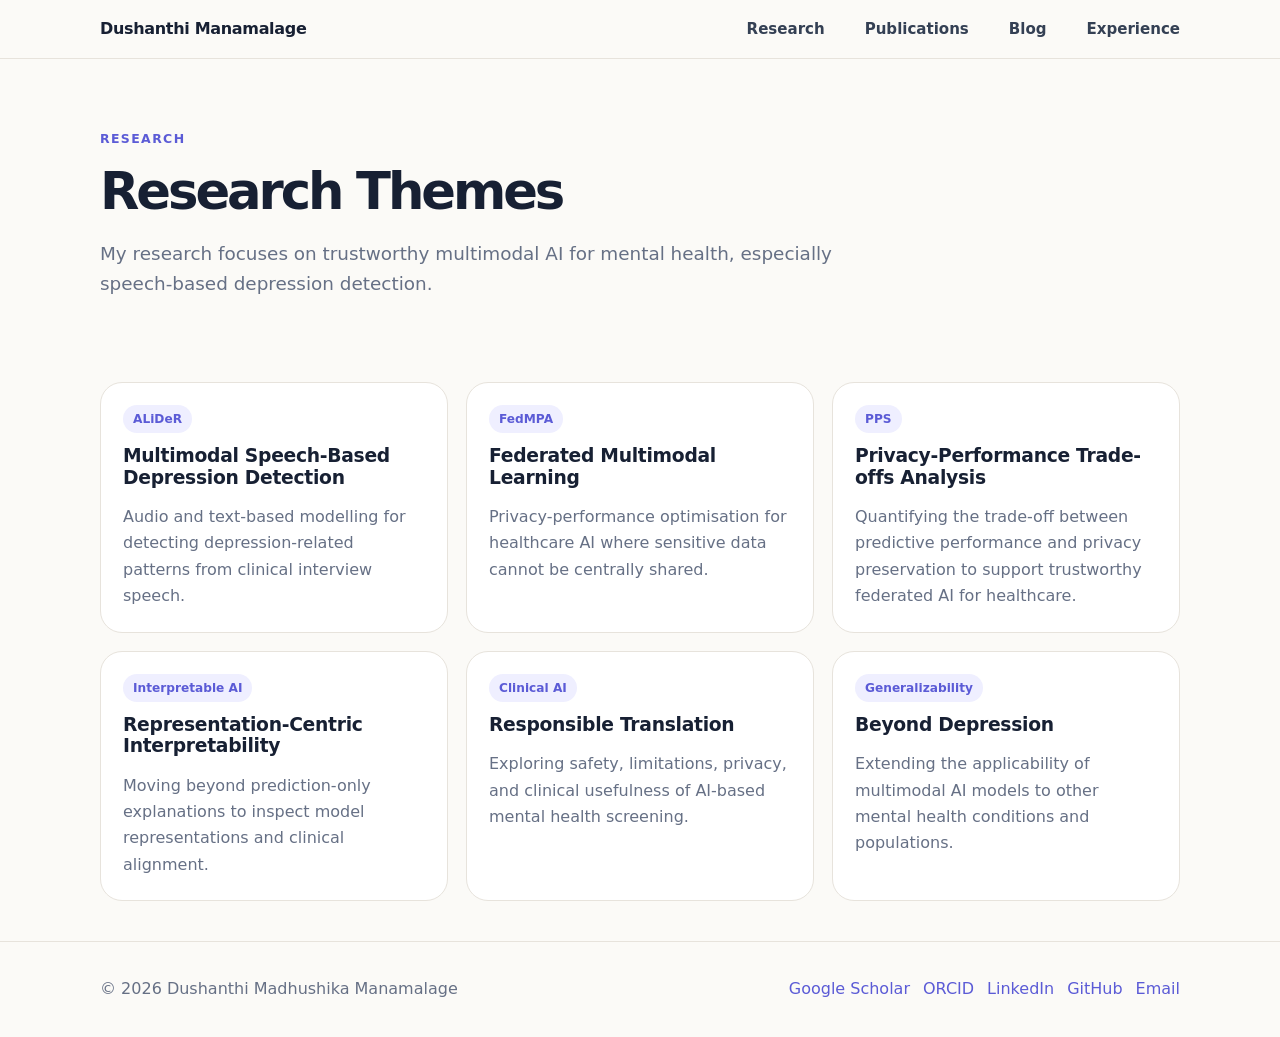
<file: research.html>
<!doctype html>
<html lang="en">

<head>
    <meta charset="utf-8">
    <meta name="viewport" content="width=device-width, initial-scale=1">
    <meta name="description"
        content="Academic portfolio of Dushanthi Madhushika Manamalage, PhD researcher in AI for mental health.">
    <title>Research · Dushanthi Manamalage</title>
    <link rel="stylesheet" href="css/styles.css">
</head>

<body>
    <div id="header"></div>
    <main>
        <section class="page-header">
            <div class="container">
                <div class="eyebrow">Research</div>
                <h1>Research Themes</h1>
                <p class="lead">My research focuses on trustworthy multimodal AI for mental health, especially
                    speech-based depression detection.</p>
            </div>
        </section>
        <section class="section">
            <div class="container grid">
                <div class="card"><span class="tag">ALiDeR</span>
                    <h3>Multimodal Speech-Based Depression Detection</h3>
                    <p>Audio and text-based modelling for detecting depression-related patterns from clinical interview
                        speech.</p>
                </div>
                <div class="card"><span class="tag">FedMPA</span>
                    <h3>Federated Multimodal Learning</h3>
                    <p>Privacy-performance optimisation for healthcare AI where sensitive data cannot be centrally
                        shared.</p>
                </div>
                <div class="card"><span class="tag">PPS</span>
                    <h3>Privacy-Performance Trade-offs Analysis</h3>
                    <p>Quantifying the trade-off between predictive performance and privacy preservation to support
                        trustworthy federated AI for healthcare.</p>
                </div>
                <div class="card"><span class="tag">Interpretable AI</span>
                    <h3>Representation-Centric Interpretability</h3>
                    <p>Moving beyond prediction-only explanations to inspect model representations and clinical
                        alignment.</p>
                </div>
                <div class="card"><span class="tag">Clinical AI</span>
                    <h3>Responsible Translation</h3>
                    <p>Exploring safety, limitations, privacy, and clinical usefulness of AI-based mental health
                        screening.</p>
                </div>
                <div class="card"><span class="tag">Generalizability</span>
                    <h3>Beyond Depression</h3>
                    <p>Extending the applicability of multimodal AI models to other mental health conditions and populations.</p>
                </div>
            </div>
        </section>
    </main>
    <div id="footer"></div>
    <script src="js/include.js"></script>
    <script src="js/main.js"></script>
</body>

</html>
</file>
<file: css/styles.css>
:root {
    --bg: #fbfaf7;
    --paper: #fff;
    --ink: #172033;
    --text: #344054;
    --muted: #667085;
    --line: #e7e3dc;
    --accent: #5b5bd6;
    --accent2: #7a4bb3;
    --soft: #efefff;
    --soft2: #f8f5ff;
    --shadow: 0 18px 45px rgba(23, 32, 51, .08)
}

* {
    box-sizing: border-box
}

html {
    scroll-behavior: smooth
}

main {
    flex: 1;
}

body {
    margin: 0;
    background: var(--bg);
    color: var(--text);
    font-family: Inter, ui-sans-serif, system-ui, -apple-system, BlinkMacSystemFont, "Segoe UI", sans-serif;
    line-height: 1.65;
    padding-top: 75px;
    display: flex;
    flex-direction: column;
    min-height: 100vh;
}

a {
    color: var(--accent);
    text-decoration: none
}

a:hover {
    text-decoration: underline
}

.container {
    width: min(1080px, 92%);
    margin: 0 auto
}

.site-header {
    position: fixed;
    top: 0;
    left: 0;
    width: 100%;
    z-index: 1000;

    background: rgba(251, 250, 247, 0.92);
    backdrop-filter: blur(12px);
    border-bottom: 1px solid var(--line);
}

/* .site-header {
    position: sticky;
    top: 0;
    z-index: 50;
    background: rgba(251, 250, 247, .92);
    border-bottom: 1px solid var(--line);
    backdrop-filter: blur(12px)
} */

.navbar {
    display: flex;
    justify-content: space-between;
    align-items: center;
    padding: 16px 0
}

.logo {
    font-weight: 800;
    color: var(--ink);
    letter-spacing: -.02em
}

.nav-links {
    display: flex;
    gap: 40px;
    align-items: center
}

.nav-links a {
    color: var(--text);
    font-size: .94rem;
    font-weight: 600
}

.menu-button {
    display: none;
    border: 0;
    background: transparent;
    font-size: 1.5rem
}

.hero {
    padding: 78px 0 48px
}

.hero-grid {
    display: grid;
    grid-template-columns: 1.45fr .85fr;
    gap: 52px;
    align-items: center
}

.eyebrow {
    color: var(--accent);
    font-size: .78rem;
    font-weight: 800;
    letter-spacing: .11em;
    text-transform: uppercase
}

h1,
h2,
h3 {
    color: var(--ink);
    line-height: 1.15
}

h1 {
    font-size: clamp(2.55rem, 5vw, 4.7rem);
    letter-spacing: -.06em;
    margin: 12px 0 18px
}

h2 {
    font-size: clamp(1.65rem, 3vw, 2.25rem);
    letter-spacing: -.035em;
    margin: 0 0 14px
}

h3 {
    margin: 0 0 8px;
    letter-spacing: -.015em
}

.lead {
    font-size: 1.15rem;
    color: var(--muted);
    max-width: 760px
}

.actions {
    display: flex;
    gap: 12px;
    flex-wrap: wrap;
    margin-top: 28px
}

/* =========================================
   Buttons
========================================= */

.button {
    display: inline-flex;
    align-items: center;
    justify-content: center;
    gap: 8px;
    background: #fff;
    color: var(--accent);
    border: 1px solid var(--accent);

    padding: 12px 24px;
    border-radius: 999px;

    font-weight: 700;
    text-decoration: none;

    cursor: pointer;
    overflow: hidden;

    transition:
        all .25s ease;
}

.button:hover {
    background: var(--accent);
    color: #fff;

    transform: translateY(-3px);
    box-shadow: 0 12px 28px rgba(91,91,214,.28);

    text-decoration: none;
}

/* Slight click animation */

.button:active {
    transform: scale(.97);
}

.profile-card {
    background: var(--paper);
    border: 1px solid var(--line);
    border-radius: 28px;
    padding: 24px;
    box-shadow: var(--shadow)
}

.photo {
    aspect-ratio: 1;
    width: 360px;
    /* adjust size as desired */
    border-radius: 22px;
    overflow: hidden;
    background: linear-gradient(135deg, #e9e9ff, #fff0f7);
    margin-bottom: 18px;
    box-shadow: 0 10px 30px rgba(0, 0, 0, .08);
}

.photo img {
    width: 100%;
    height: 100%;
    object-fit: cover;
    display: block;
}

.profile-card ul {
    padding-left: 20px;
    margin: 12px 0 0;
    color: var(--muted)
}

.quick-links {
    display: flex;
    gap: 10px;
    flex-wrap: wrap;
    margin-top: 14px
}

.quick-links a {
    font-size: .88rem;
    background: var(--soft);
    padding: 6px 10px;
    border-radius: 999px;
    font-weight: 700
}

.section {
    padding: 40px 0
}

.section.white {
    background: #fff;
    border-top: 1px solid var(--line);
    border-bottom: 1px solid var(--line)
}

.section-title {
    display: flex;
    justify-content: space-between;
    gap: 20px;
    align-items: end;
    margin-bottom: 26px
}

.section-title p {
    margin: 0;
    max-width: 710px;
    color: var(--muted)
}

.grid {
    display: grid;
    grid-template-columns: repeat(3, 1fr);
    gap: 18px
}

.grid.two {
    grid-template-columns: repeat(2, 1fr)
}

.card,
.item {
    background: var(--paper);
    border: 1px solid var(--line);
    border-radius: 22px;
    padding: 22px
}

.card {
    transition: transform .18s ease, box-shadow .18s ease
}

.card:hover {
    transform: translateY(-3px);
    box-shadow: var(--shadow)
}

.card p,
.item p {
    color: var(--muted);
    margin-bottom: 0
}

.tag {
    display: inline-block;
    background: var(--soft);
    color: var(--accent);
    padding: 4px 10px;
    border-radius: 999px;
    font-size: .76rem;
    font-weight: 800;
    margin-bottom: 12px
}

.list {
    display: grid;
    gap: 15px
}

.item-meta {
    color: var(--muted);
    font-size: .93rem
}

.page-header {
    padding: 54px 0 24px
}

.page-header h1 {
    font-size: clamp(2.1rem, 4vw, 3.4rem);
    margin-bottom: 12px
}

.timeline {
    display: grid;
    gap: 16px;
    border-left: 3px solid var(--soft);
    padding-left: 24px
}

.timeline .item {
    position: relative
}

.timeline .item:before {
    content: "";
    position: absolute;
    left: -32px;
    top: 24px;
    width: 13px;
    height: 13px;
    border-radius: 50%;
    background: var(--accent)
}

.notice {
    background: #fff7ed;
    border: 1px solid #fed7aa;
    color: #9a3412;
    border-radius: 18px;
    padding: 16px 18px
}

.footer {
    border-top: 1px solid var(--line);
    padding: 34px 0;
    color: var(--muted)
}

.footer-content {
    display: flex;
    justify-content: space-between;
    gap: 18px;
    flex-wrap: wrap
}

.socials {
    display: flex;
    gap: 13px;
    flex-wrap: wrap
}

/* Homepage highlight cards */
.list .item {
    padding: 20px 22px;
    margin-bottom: 0;
}

.list .item h3 {
    margin-top: 0;
    margin-bottom: 8px;
}

.list .item p {
    margin-top: 18px;
    margin-bottom: 0;
}

/* Keep normal buttons compact, not full width */
.section .button {
    display: inline-flex;
    width: auto;
    margin-top: 8px;
}

.accepted-banner {
    display: inline-flex;
    align-items: center;
    gap: 8px;
    background: #ecfdf3;
    color: #027a48;
    border: 1px solid #abefc6;
    padding: 5px 12px;
    border-radius: 999px;
    font-size: .78rem;
    font-weight: 800;
    margin-bottom: 12px;
}

.pulse-dot {
    width: 8px;
    height: 8px;
    background: #12b76a;
    border-radius: 50%;
    display: inline-block;
    box-shadow: 0 0 0 rgba(18, 183, 106, .6);
    animation: pulse 1.6s infinite;
}

/* Publications page only */
.publications-page .pub-toolbar {
    display: flex;
    gap: 10px;
    flex-wrap: wrap;
    margin-bottom: 24px;
}

.publications-page .filter {
    border: 1px solid var(--line);
    background: var(--paper);
    padding: 7px 14px;
    border-radius: 999px;
    font-size: .86rem;
    font-weight: 800;
    color: var(--muted);
}

.publications-page .filter.active {
    background: var(--accent);
    color: #fff;
    border-color: var(--accent);
}

.publications-page .publication-grid {
    display: grid;
    gap: 18px;
}

.publications-page .publication-card {
    background: var(--paper);
    border: 1px solid var(--line);
    border-radius: 24px;
    padding: 24px;
    transition: transform .18s ease, box-shadow .18s ease, border-color .18s ease;
}

.publications-page .publication-card:hover {
    transform: translateY(-3px);
    box-shadow: var(--shadow);
    border-color: rgba(91, 91, 214, .35);
}

.publications-page .publication-card.featured {
    background: linear-gradient(135deg, #ffffff, #f8f7ff);
    border-color: rgba(91, 91, 214, .28);
}

.publications-page .publication-card p {
    color: var(--muted);
    margin-bottom: 0;
}

.publications-page .pub-topline {
    display: flex;
    justify-content: space-between;
    gap: 12px;
    align-items: center;
    margin-bottom: 12px;
}

.publications-page .pub-year {
    font-weight: 900;
    color: var(--accent);
}

.publications-page .status {
    display: inline-flex;
    align-items: center;
    gap: 8px;
    padding: 5px 11px;
    border-radius: 999px;
    font-size: .76rem;
    font-weight: 900;
}

.publications-page .status.accepted {
    background: #ecfdf3;
    color: #027a48;
    border: 1px solid #abefc6;
}

.publications-page .status.journal {
    background: #eef2ff;
    color: #4338ca;
}

.publications-page .status.conference {
    background: #fff7ed;
    color: #c2410c;
}

.publications-page .status.upcoming {
    background: #f2f4f7;
    color: #475467;
}

.publications-page .pulse-dot {
    width: 8px;
    height: 8px;
    background: #12b76a;
    border-radius: 50%;
    display: inline-block;
    animation: pubPulse 1.6s infinite;
}

.publications-page .pub-empty {
    display: none;
    background: var(--paper);
    border: 1px dashed var(--line);
    border-radius: 24px;
    padding: 34px 24px;
    text-align: center;
    color: var(--muted);
}

.publications-page .pub-empty h3 {
    margin-bottom: 8px;
}

.item-date {
    display: inline-block;
    background: var(--soft);
    color: var(--accent);
    border-radius: 999px;
    padding: 5px 12px;
    font-size: .82rem;
    font-weight: 700;
    margin-bottom: 12px;
}

@keyframes pubPulse {
    0% {
        box-shadow: 0 0 0 0 rgba(18, 183, 106, .6);
    }

    70% {
        box-shadow: 0 0 0 8px rgba(18, 183, 106, 0);
    }

    100% {
        box-shadow: 0 0 0 0 rgba(18, 183, 106, 0);
    }
}

.publications-page .pub-actions {
    display: flex;
    gap: 10px;
    flex-wrap: wrap;
    margin-top: 18px;
}

.publications-page .pub-actions .button {
    margin-top: 0;
    padding: 8px 14px;
    font-size: .9rem;
}

.publications-page .pub-actions .button.disabled {
    opacity: .5;
    pointer-events: none;
    cursor: not-allowed;
}

/* Blog page only */
.blog-page .read-more {
    display: inline-flex;
    align-items: center;
    margin-top: 18px;
    font-weight: 700;
    color: var(--accent);
    text-decoration: none;
    transition: all .2s ease;
}

.blog-page .read-more:hover {
    transform: translateX(4px);
    text-decoration: none;
}

.blog-page .item {
    transition: transform .2s ease, box-shadow .2s ease;
}

.blog-page .item:hover {
    transform: translateY(-3px);
    box-shadow: var(--shadow);
}

.contact-card {
    background: var(--paper);
    border: 1px solid var(--line);
    border-radius: 28px;
    padding: 56px 42px;
    text-align: center;
    box-shadow: var(--shadow);
}

.contact-card .lead {
    margin: 0 auto;
    max-width: 650px;
}

.contact-card .actions {
    justify-content: center;
}
@keyframes pulse {
    0% {
        box-shadow: 0 0 0 0 rgba(18, 183, 106, .6);
    }

    70% {
        box-shadow: 0 0 0 8px rgba(18, 183, 106, 0);
    }

    100% {
        box-shadow: 0 0 0 0 rgba(18, 183, 106, 0);
    }
}

@media(max-width:860px) {

    .hero-grid,
    .grid,
    .grid.two {
        grid-template-columns: 1fr
    }

    .section-title {
        display: block
    }

    .nav-links {
        display: none;
        position: absolute;
        left: 4%;
        right: 4%;
        top: 62px;
        background: var(--paper);
        border: 1px solid var(--line);
        border-radius: 18px;
        padding: 16px;
        flex-direction: column;
        align-items: flex-start
    }

    .nav-links.open {
        display: flex
    }

    .menu-button {
        display: block
    }

    h1 {
        letter-spacing: -.04em
    }

    .hero {
        padding-top: 50px
    }

    .photo {
        width: 100%;
        max-width: 360px;
    }
}
</file>
